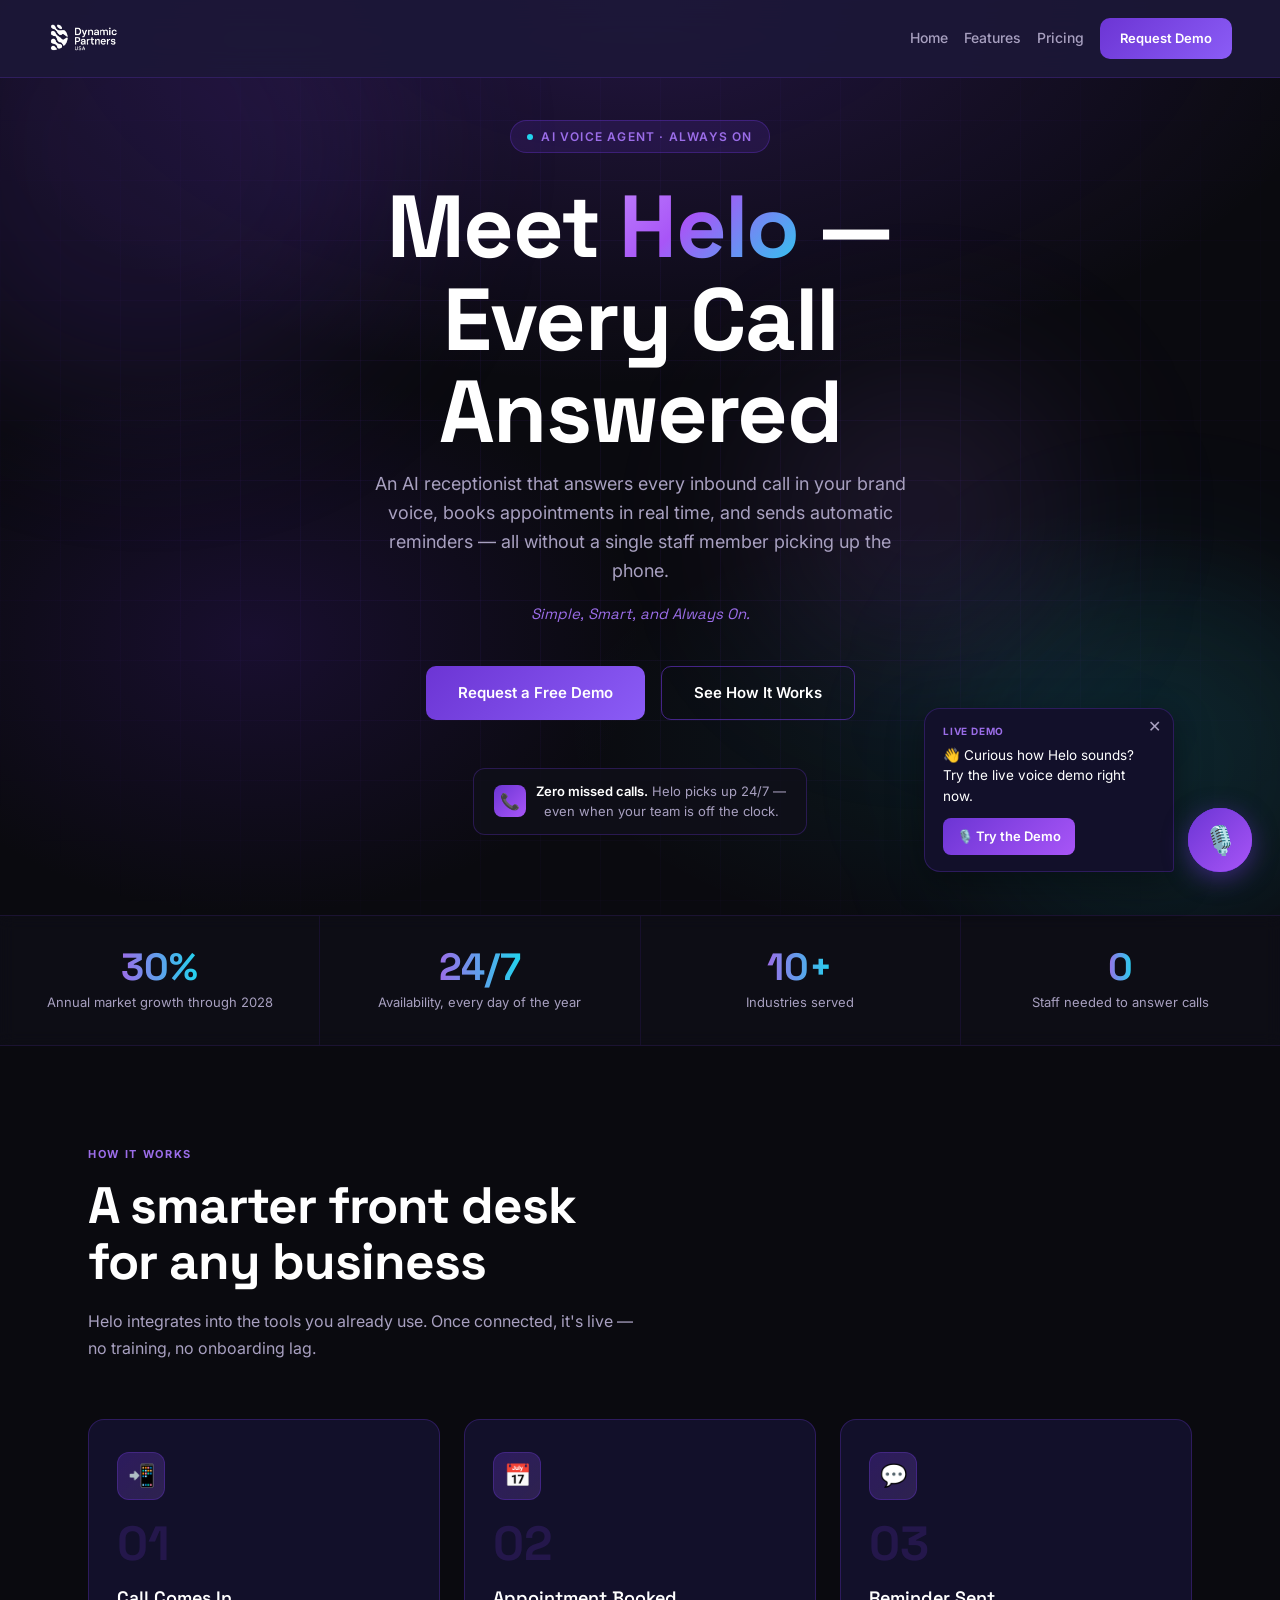
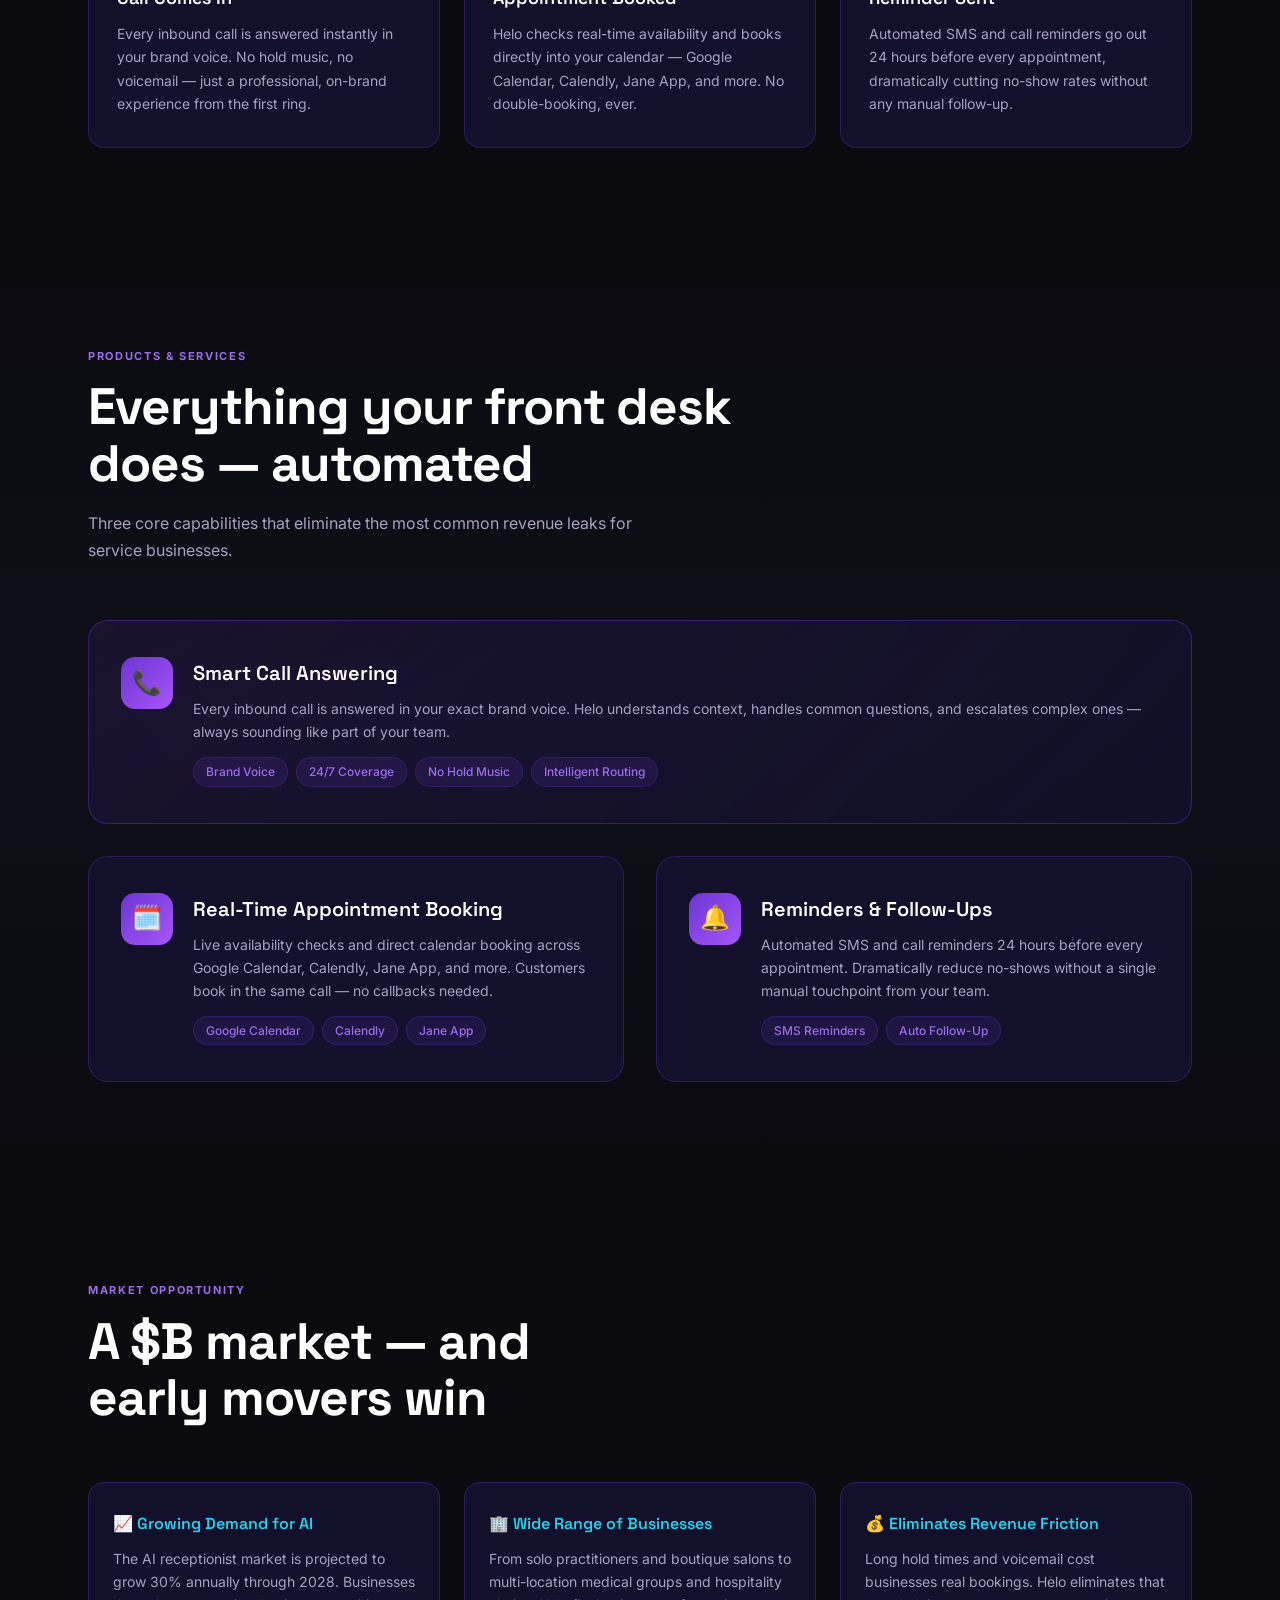
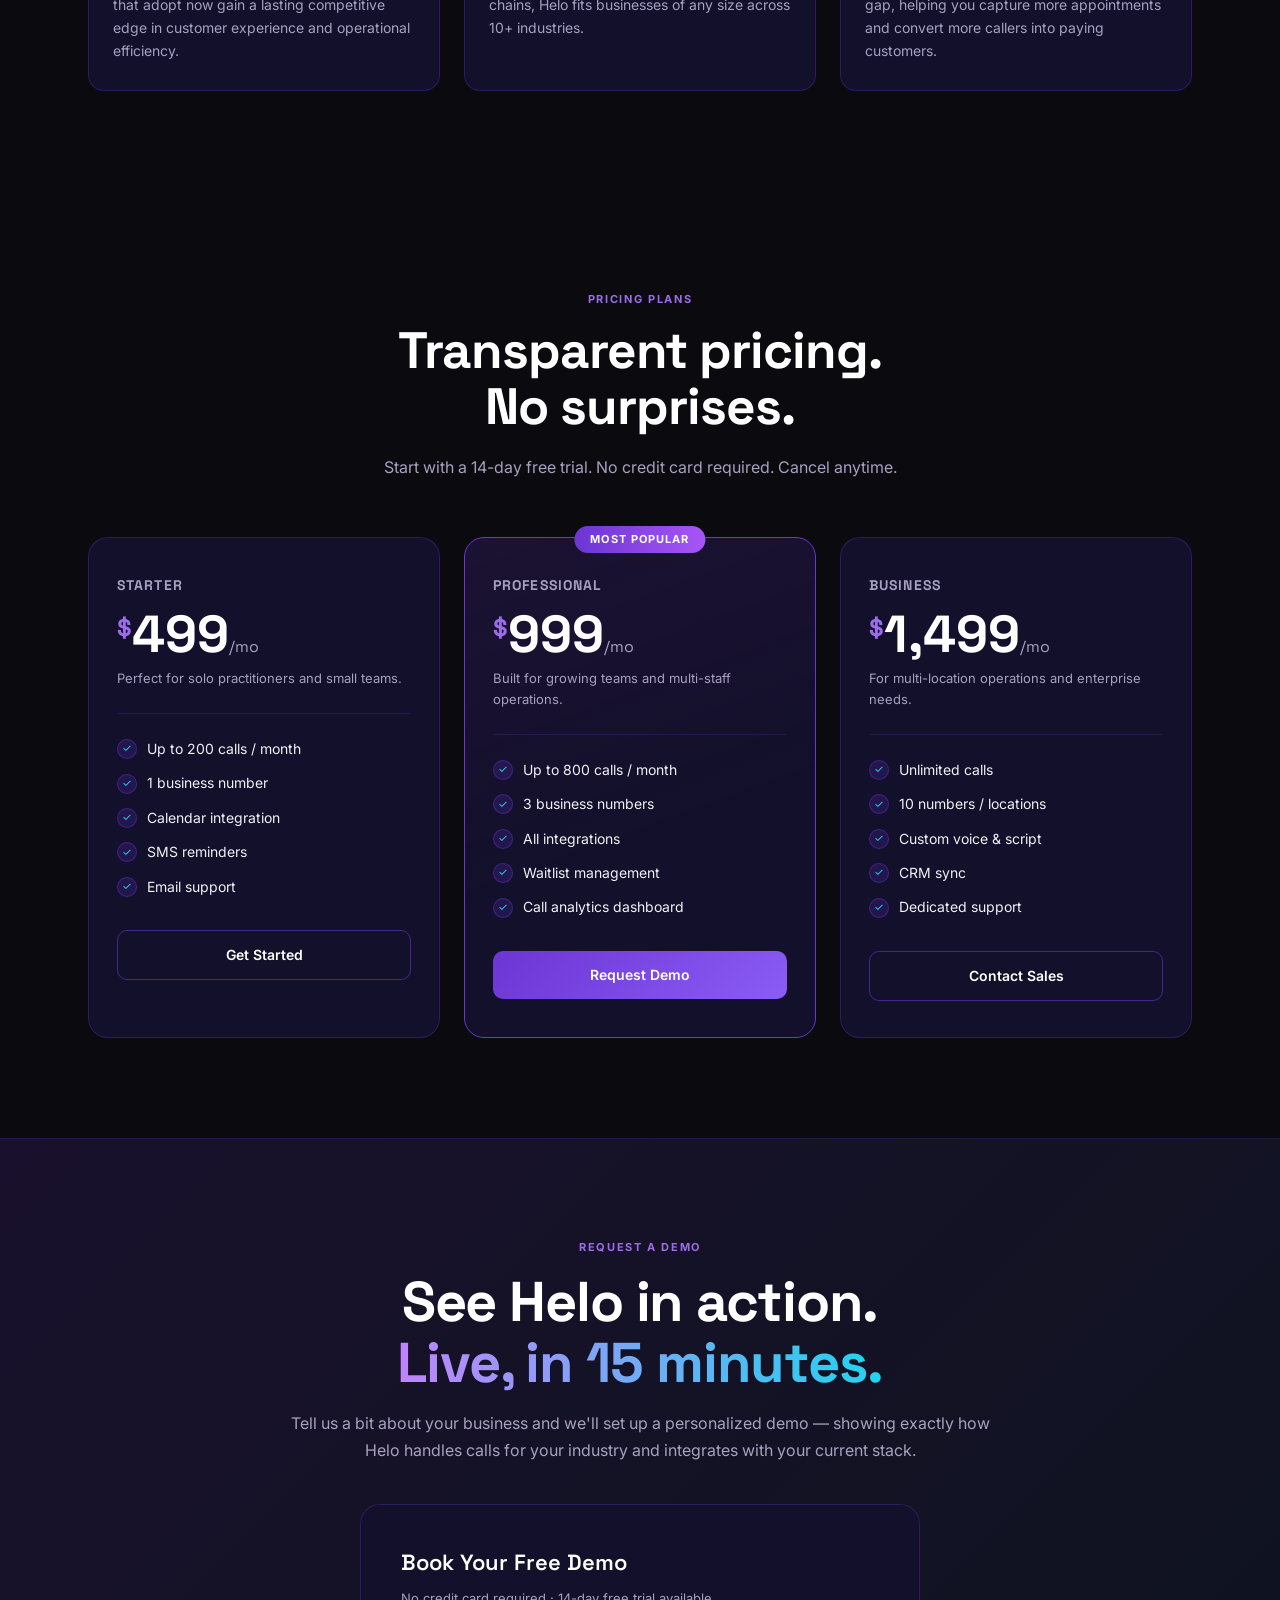
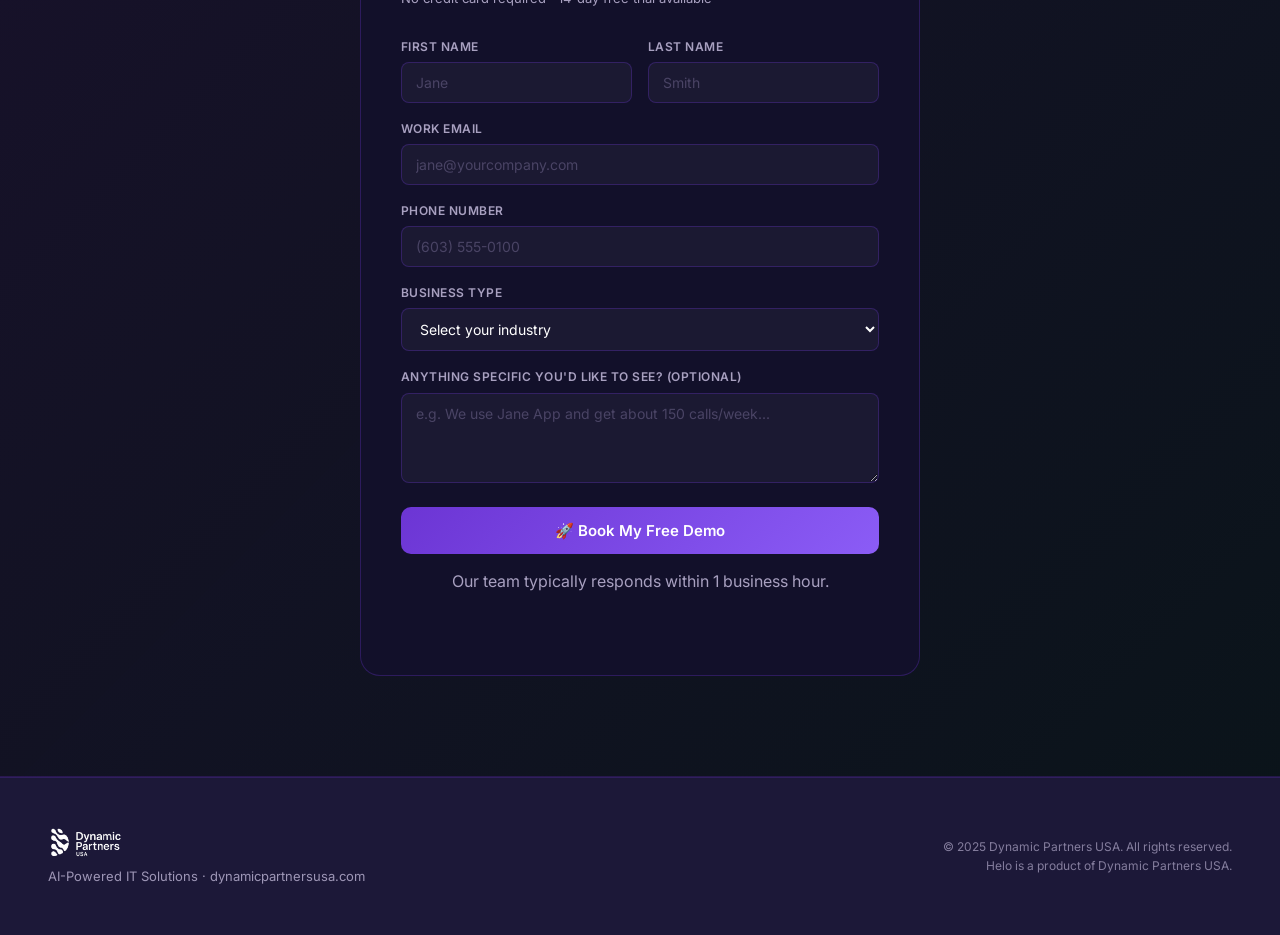
<file: helo.html>
<!DOCTYPE html>
<html lang="en">
<head>
  <meta charset="UTF-8" />
  <meta name="viewport" content="width=device-width, initial-scale=1.0" />
  <title>Helo – AI Voice Agent | Dynamic Partners USA</title>
  <meta name="description" content="Helo is an AI voice agent that answers every call, books appointments in real time, and sends automatic reminders — all without a single staff member picking up the phone." />
  <link rel="preconnect" href="https://fonts.googleapis.com" />
  <link rel="preconnect" href="https://fonts.gstatic.com" crossorigin />
  <link href="https://fonts.googleapis.com/css2?family=Inter:wght@300;400;500;600;700;800;900&family=Space+Grotesk:wght@400;500;600;700&display=swap" rel="stylesheet" />
  <style>
    *, *::before, *::after { box-sizing: border-box; margin: 0; padding: 0; }

    :root {
      --bg: #0a0a0f;
      --bg2: #0f0f1a;
      --purple-deep: #1a0a3d;
      --purple-mid: #3b1a7a;
      --purple-bright: #6c35d4;
      --purple-light: #9b6de8;
      --cyan: #22d3ee;
      --cyan-dim: #0ea5e9;
      --white: #ffffff;
      --ink: #ffffff;
      --gray-1: #f1f0f5;
      --gray-2: #a8a0c0;
      --gray-3: #4a4465;
      --card-bg: #12102a;
      --card-border: rgba(108,53,212,0.3);
      --nav-bg: #1c1838;
      --footer-bg: #1c1838;
      --footer-text: #c9c0e0;
      --font-head: 'Space Grotesk', sans-serif;
      --font-body: 'Inter', sans-serif;
    }

    html { scroll-behavior: smooth; }

    html {
      width: 100%;
      margin: 0;
      padding: 0;
      background: var(--bg);
      overflow-x: hidden;
    }

    body {
      width: 100%;
      margin: 0;
      padding: 0;
      background: var(--bg);
      color: var(--ink);
      font-family: var(--font-body);
      line-height: 1.6;
      overflow-x: hidden;
    }

    /* ── NAV ── */
    nav {
      position: fixed;
      top: 0; left: 0; right: 0;
      z-index: 100;
      display: flex;
      align-items: center;
      justify-content: space-between;
      padding: 18px 48px;
      background: rgba(28,24,56,0.9);
      backdrop-filter: blur(16px);
      border-bottom: 1px solid rgba(108,53,212,0.25);
    }

    .nav-logo {
      display: flex;
      align-items: center;
      gap: 10px;
      text-decoration: none;
    }

    .nav-logo img {
      height: 32px;
    }

    .nav-logo-text {
      font-family: var(--font-head);
      font-size: 14px;
      font-weight: 600;
      color: var(--ink);
      line-height: 1.2;
    }

    .nav-logo-text span {
      display: block;
      font-size: 10px;
      font-weight: 400;
      color: var(--gray-2);
      letter-spacing: 0.08em;
      text-transform: uppercase;
    }

    .nav-cta {
      display: flex;
      align-items: center;
      gap: 16px;
    }

    .nav-link {
      color: var(--gray-2);
      text-decoration: none;
      font-size: 14px;
      font-weight: 500;
      transition: color 0.2s;
    }

    .nav-link:hover { color: var(--white); }

    .btn-primary {
      background: linear-gradient(135deg, var(--purple-bright), #8b5cf6);
      color: var(--white);
      border: none;
      padding: 10px 22px;
      border-radius: 8px;
      font-family: var(--font-body);
      font-size: 14px;
      font-weight: 600;
      cursor: pointer;
      text-decoration: none;
      display: inline-flex;
      align-items: center;
      gap: 8px;
      transition: opacity 0.2s, transform 0.15s;
    }

    .btn-primary:hover { opacity: 0.9; transform: translateY(-1px); }

    .btn-outline {
      background: transparent;
      color: var(--white);
      border: 1px solid rgba(108,53,212,0.6);
      padding: 10px 22px;
      border-radius: 8px;
      font-family: var(--font-body);
      font-size: 14px;
      font-weight: 600;
      cursor: pointer;
      text-decoration: none;
      display: inline-flex;
      align-items: center;
      gap: 8px;
      transition: border-color 0.2s, background 0.2s;
    }

    .btn-outline:hover {
      border-color: var(--purple-bright);
      background: rgba(108,53,212,0.1);
    }

    /* ── HERO ── */
    .hero {
      min-height: 100vh;
      width: 100%;
      max-width: 100%;
      margin: 0;
      display: flex;
      align-items: center;
      justify-content: center;
      position: relative;
      overflow: hidden;
      padding: 120px 48px 80px;
      text-align: center;
    }

    .hero-bg {
      position: absolute;
      inset: 0;
      background:
        radial-gradient(ellipse 80% 60% at 50% 0%, rgba(108,53,212,0.25) 0%, transparent 70%),
        radial-gradient(ellipse 60% 40% at 80% 80%, rgba(34,211,238,0.08) 0%, transparent 60%),
        radial-gradient(ellipse 50% 50% at 20% 70%, rgba(59,26,122,0.3) 0%, transparent 60%);
    }

    /* animated grid */
    .hero-grid {
      position: absolute;
      inset: 0;
      background-image:
        linear-gradient(rgba(108,53,212,0.07) 1px, transparent 1px),
        linear-gradient(90deg, rgba(108,53,212,0.07) 1px, transparent 1px);
      background-size: 60px 60px;
      mask-image: radial-gradient(ellipse 80% 80% at 50% 50%, black 30%, transparent 80%);
    }

    /* floating orbs */
    .orb {
      position: absolute;
      border-radius: 50%;
      filter: blur(80px);
      animation: float 8s ease-in-out infinite;
    }

    .orb-1 {
      width: 500px; height: 500px;
      background: rgba(108,53,212,0.15);
      top: -100px; left: -100px;
      animation-delay: 0s;
    }

    .orb-2 {
      width: 400px; height: 400px;
      background: rgba(34,211,238,0.08);
      bottom: -50px; right: -80px;
      animation-delay: -3s;
    }

    .orb-3 {
      width: 300px; height: 300px;
      background: rgba(155,109,232,0.12);
      top: 40%; left: 60%;
      animation-delay: -5s;
    }

    @keyframes float {
      0%, 100% { transform: translateY(0px) scale(1); }
      50% { transform: translateY(-30px) scale(1.05); }
    }

    .hero-content {
      position: relative;
      z-index: 2;
      max-width: 780px;
    }

    .hero-eyebrow {
      display: inline-flex;
      align-items: center;
      gap: 8px;
      background: rgba(108,53,212,0.15);
      border: 1px solid rgba(108,53,212,0.35);
      border-radius: 100px;
      padding: 6px 16px;
      font-size: 12px;
      font-weight: 600;
      color: var(--purple-light);
      letter-spacing: 0.1em;
      text-transform: uppercase;
      margin-bottom: 28px;
    }

    .hero-eyebrow::before {
      content: '';
      width: 6px; height: 6px;
      background: var(--cyan);
      border-radius: 50%;
      animation: pulse 2s ease-in-out infinite;
    }

    @keyframes pulse {
      0%, 100% { opacity: 1; transform: scale(1); }
      50% { opacity: 0.5; transform: scale(1.4); }
    }

    .hero h1 {
      font-family: var(--font-head);
      font-size: clamp(48px, 7vw, 88px);
      font-weight: 700;
      line-height: 1.05;
      letter-spacing: -0.02em;
      margin-bottom: 12px;
    }

    .hero h1 .helo-word {
      background: linear-gradient(135deg, #c084fc 0%, #a855f7 40%, var(--cyan) 100%);
      -webkit-background-clip: text;
      -webkit-text-fill-color: transparent;
      background-clip: text;
    }

    .hero-subtitle {
      font-size: clamp(15px, 2vw, 18px);
      color: var(--gray-2);
      max-width: 560px;
      margin: 0 auto 16px;
      font-weight: 400;
    }

    .hero-tagline {
      font-family: var(--font-head);
      font-size: clamp(13px, 1.5vw, 15px);
      color: var(--purple-light);
      font-style: italic;
      margin-bottom: 40px;
    }

    .hero-actions {
      display: flex;
      gap: 16px;
      justify-content: center;
      flex-wrap: wrap;
    }

    .btn-hero {
      padding: 14px 32px;
      font-size: 15px;
      border-radius: 10px;
    }

    /* phone icon animation */
    .hero-phone-badge {
      display: inline-flex;
      align-items: center;
      gap: 10px;
      background: rgba(15,15,26,0.8);
      border: 1px solid rgba(108,53,212,0.3);
      border-radius: 12px;
      padding: 12px 20px;
      margin-top: 48px;
      font-size: 13px;
      color: var(--gray-2);
    }

    .hero-phone-badge .phone-icon {
      width: 32px; height: 32px;
      background: linear-gradient(135deg, var(--purple-bright), #a855f7);
      border-radius: 8px;
      display: flex;
      align-items: center;
      justify-content: center;
      font-size: 16px;
      flex-shrink: 0;
    }

    .hero-phone-badge strong {
      color: var(--ink);
      font-weight: 600;
    }

    /* ── STATS BAR ── */
    .stats-bar {
      display: flex;
      justify-content: center;
      gap: 0;
      flex-wrap: wrap;
      border-top: 1px solid rgba(108,53,212,0.15);
      border-bottom: 1px solid rgba(108,53,212,0.15);
      background: rgba(15,15,26,0.6);
      backdrop-filter: blur(8px);
    }

    .stat-item {
      flex: 1;
      min-width: 180px;
      padding: 32px 24px;
      text-align: center;
      border-right: 1px solid rgba(108,53,212,0.12);
    }

    .stat-item:last-child { border-right: none; }

    .stat-num {
      font-family: var(--font-head);
      font-size: 38px;
      font-weight: 700;
      color: var(--ink);
      line-height: 1;
      margin-bottom: 6px;
    }

    .stat-num span {
      background: linear-gradient(90deg, var(--purple-light), var(--cyan));
      -webkit-background-clip: text;
      -webkit-text-fill-color: transparent;
      background-clip: text;
    }

    .stat-label {
      font-size: 13px;
      color: var(--gray-2);
      font-weight: 400;
    }

    /* ── SECTIONS ── */
    section {
      padding: 100px 48px;
      max-width: 1200px;
      margin: 0 auto;
    }

    .section-full {
      max-width: 100%;
      padding-left: 0;
      padding-right: 0;
    }

    .section-inner {
      max-width: 1200px;
      margin: 0 auto;
      padding: 0 48px;
    }

    .eyebrow {
      font-size: 11px;
      font-weight: 700;
      letter-spacing: 0.15em;
      text-transform: uppercase;
      color: var(--purple-light);
      margin-bottom: 14px;
    }

    h2 {
      font-family: var(--font-head);
      font-size: clamp(32px, 4vw, 52px);
      font-weight: 700;
      line-height: 1.1;
      letter-spacing: -0.02em;
      margin-bottom: 18px;
    }

    .section-desc {
      font-size: 16px;
      color: var(--gray-2);
      max-width: 560px;
      line-height: 1.7;
    }

    /* ── HOW IT WORKS ── */
    .how-grid {
      display: grid;
      grid-template-columns: repeat(auto-fit, minmax(280px, 1fr));
      gap: 24px;
      margin-top: 56px;
    }

    .how-card {
      background: var(--card-bg);
      border: 1px solid var(--card-border);
      border-radius: 16px;
      padding: 32px 28px;
      position: relative;
      overflow: hidden;
      transition: border-color 0.3s, transform 0.2s;
    }

    .how-card:hover {
      border-color: rgba(108,53,212,0.6);
      transform: translateY(-4px);
    }

    .how-card::before {
      content: '';
      position: absolute;
      top: 0; left: 0; right: 0;
      height: 2px;
      background: linear-gradient(90deg, var(--purple-bright), var(--cyan));
      opacity: 0;
      transition: opacity 0.3s;
    }

    .how-card:hover::before { opacity: 1; }

    .how-card-num {
      font-family: var(--font-head);
      font-size: 48px;
      font-weight: 700;
      color: rgba(108,53,212,0.2);
      line-height: 1;
      margin-bottom: 16px;
    }

    .how-icon {
      width: 48px; height: 48px;
      background: linear-gradient(135deg, rgba(108,53,212,0.3), rgba(155,109,232,0.2));
      border: 1px solid rgba(108,53,212,0.35);
      border-radius: 12px;
      display: flex;
      align-items: center;
      justify-content: center;
      font-size: 22px;
      margin-bottom: 20px;
    }

    .how-card h3 {
      font-family: var(--font-head);
      font-size: 18px;
      font-weight: 600;
      margin-bottom: 10px;
    }

    .how-card p {
      font-size: 14px;
      color: var(--gray-2);
      line-height: 1.65;
    }

    /* ── FEATURES ── */
    .features-section {
      background: linear-gradient(180deg, var(--bg) 0%, var(--bg2) 50%, var(--bg) 100%);
    }

    .features-grid {
      display: grid;
      grid-template-columns: 1fr 1fr;
      gap: 32px;
      margin-top: 56px;
    }

    .feature-card {
      background: var(--card-bg);
      border: 1px solid var(--card-border);
      border-radius: 20px;
      padding: 36px 32px;
      display: flex;
      gap: 20px;
      align-items: flex-start;
      transition: border-color 0.3s, background 0.3s;
    }

    .feature-card:hover {
      border-color: rgba(108,53,212,0.5);
      background: rgba(18,16,42,0.9);
    }

    .feature-card.featured {
      grid-column: 1 / -1;
      border-color: rgba(108,53,212,0.4);
      background: linear-gradient(135deg, rgba(108,53,212,0.12), rgba(18,16,42,0.95));
    }

    .feature-icon-wrap {
      width: 52px; height: 52px;
      background: linear-gradient(135deg, var(--purple-bright), #a855f7);
      border-radius: 14px;
      display: flex;
      align-items: center;
      justify-content: center;
      font-size: 24px;
      flex-shrink: 0;
    }

    .feature-card h3 {
      font-family: var(--font-head);
      font-size: 20px;
      font-weight: 600;
      margin-bottom: 8px;
      color: var(--ink);
    }

    .feature-card p {
      font-size: 14px;
      color: var(--gray-2);
      line-height: 1.65;
    }

    .feature-tags {
      display: flex;
      flex-wrap: wrap;
      gap: 8px;
      margin-top: 14px;
    }

    .feature-tag {
      background: rgba(108,53,212,0.15);
      border: 1px solid rgba(108,53,212,0.25);
      border-radius: 100px;
      padding: 4px 12px;
      font-size: 12px;
      color: var(--purple-light);
      font-weight: 500;
    }

    /* ── PRICING ── */
    .pricing-section {
      text-align: center;
    }

    .pricing-grid {
      display: grid;
      grid-template-columns: repeat(auto-fit, minmax(300px, 1fr));
      gap: 24px;
      margin-top: 56px;
      text-align: left;
    }

    .pricing-card {
      background: var(--card-bg);
      border: 1px solid var(--card-border);
      border-radius: 20px;
      padding: 36px 28px;
      position: relative;
      transition: transform 0.2s, border-color 0.3s;
    }

    .pricing-card:hover { transform: translateY(-4px); }

    .pricing-card.popular {
      border-color: var(--purple-bright);
      background: linear-gradient(160deg, rgba(108,53,212,0.18), var(--card-bg) 60%);
    }

    .popular-badge {
      position: absolute;
      top: -12px;
      left: 50%;
      transform: translateX(-50%);
      background: linear-gradient(90deg, var(--purple-bright), #a855f7);
      color: var(--white);
      font-size: 11px;
      font-weight: 700;
      letter-spacing: 0.1em;
      text-transform: uppercase;
      padding: 5px 16px;
      border-radius: 100px;
      white-space: nowrap;
    }

    .pricing-plan-name {
      font-family: var(--font-head);
      font-size: 14px;
      font-weight: 700;
      letter-spacing: 0.08em;
      text-transform: uppercase;
      color: var(--gray-2);
      margin-bottom: 12px;
    }

    .pricing-price {
      font-family: var(--font-head);
      font-size: 52px;
      font-weight: 700;
      color: var(--ink);
      line-height: 1;
      margin-bottom: 4px;
    }

    .pricing-price .currency {
      font-size: 24px;
      vertical-align: top;
      margin-top: 8px;
      display: inline-block;
      color: var(--purple-light);
    }

    .pricing-price .period {
      font-size: 16px;
      font-weight: 400;
      color: var(--gray-2);
    }

    .pricing-desc {
      font-size: 13px;
      color: var(--gray-2);
      margin-bottom: 24px;
      margin-top: 8px;
    }

    .pricing-divider {
      height: 1px;
      background: rgba(108,53,212,0.2);
      margin-bottom: 24px;
    }

    .pricing-features {
      list-style: none;
      display: flex;
      flex-direction: column;
      gap: 12px;
      margin-bottom: 32px;
    }

    .pricing-features li {
      display: flex;
      align-items: center;
      gap: 10px;
      font-size: 14px;
      color: var(--gray-1);
    }

    .pricing-features li::before {
      content: '✓';
      width: 20px; height: 20px;
      background: rgba(108,53,212,0.2);
      border: 1px solid rgba(108,53,212,0.4);
      border-radius: 50%;
      display: flex;
      align-items: center;
      justify-content: center;
      font-size: 11px;
      color: var(--cyan);
      flex-shrink: 0;
    }

    .pricing-cta {
      width: 100%;
      padding: 13px;
      border-radius: 10px;
      font-size: 14px;
      justify-content: center;
    }

    /* ── MARKET ── */
    .market-grid {
      display: grid;
      grid-template-columns: repeat(auto-fit, minmax(260px, 1fr));
      gap: 24px;
      margin-top: 56px;
    }

    .market-card {
      background: var(--card-bg);
      border: 1px solid var(--card-border);
      border-radius: 16px;
      padding: 28px 24px;
    }

    .market-card-title {
      font-family: var(--font-head);
      font-size: 16px;
      font-weight: 600;
      color: var(--cyan);
      margin-bottom: 10px;
      display: flex;
      align-items: center;
      gap: 10px;
    }

    .market-card p {
      font-size: 14px;
      color: var(--gray-2);
      line-height: 1.65;
    }

    /* ── DEMO CTA ── */
    .demo-section {
      padding: 100px 48px;
      background: linear-gradient(135deg, rgba(108,53,212,0.15) 0%, rgba(34,211,238,0.05) 100%);
      border-top: 1px solid rgba(108,53,212,0.2);
      border-bottom: 1px solid rgba(108,53,212,0.2);
      text-align: center;
    }

    .demo-inner {
      max-width: 700px;
      margin: 0 auto;
    }

    .demo-inner h2 {
      font-size: clamp(32px, 4.5vw, 56px);
      margin-bottom: 16px;
    }

    .demo-inner p {
      font-size: 16px;
      color: var(--gray-2);
      margin-bottom: 40px;
      line-height: 1.7;
    }

    /* ── DEMO FORM ── */
    .demo-form {
      background: var(--card-bg);
      border: 1px solid var(--card-border);
      border-radius: 20px;
      padding: 40px;
      text-align: left;
      max-width: 560px;
      margin: 0 auto;
    }

    .demo-form h3 {
      font-family: var(--font-head);
      font-size: 22px;
      font-weight: 600;
      margin-bottom: 6px;
      color: var(--ink);
    }

    .demo-form .form-sub {
      font-size: 13px;
      color: var(--gray-2);
      margin-bottom: 28px;
    }

    .form-row {
      display: grid;
      grid-template-columns: 1fr 1fr;
      gap: 16px;
    }

    .form-group {
      display: flex;
      flex-direction: column;
      gap: 6px;
      margin-bottom: 16px;
    }

    .form-group label {
      font-size: 12px;
      font-weight: 600;
      color: var(--gray-2);
      letter-spacing: 0.04em;
      text-transform: uppercase;
    }

    .form-group input,
    .form-group select,
    .form-group textarea {
      background: rgba(255,255,255,0.04);
      border: 1px solid rgba(108,53,212,0.3);
      border-radius: 8px;
      padding: 11px 14px;
      color: var(--white);
      font-family: var(--font-body);
      font-size: 14px;
      outline: none;
      transition: border-color 0.2s;
      width: 100%;
    }

    .form-group input::placeholder,
    .form-group textarea::placeholder {
      color: var(--gray-3);
    }

    .form-group input:focus,
    .form-group select:focus,
    .form-group textarea:focus {
      border-color: var(--purple-bright);
    }

    .form-group select option {
      background: var(--bg2);
    }

    .form-group textarea {
      resize: vertical;
      min-height: 90px;
    }

    .form-submit {
      width: 100%;
      padding: 14px;
      border-radius: 10px;
      font-size: 15px;
      font-weight: 600;
      justify-content: center;
      margin-top: 8px;
      cursor: pointer;
      border: none;
    }

    .form-note {
      text-align: center;
      font-size: 12px;
      color: var(--gray-3);
      margin-top: 14px;
    }

    /* ── FOOTER ── */
    footer {
      border-top: 1px solid rgba(108,53,212,0.25);
      padding: 48px;
      display: flex;
      align-items: center;
      justify-content: space-between;
      flex-wrap: wrap;
      gap: 24px;
      background: var(--footer-bg);
      color: var(--footer-text);
    }

    .footer-brand {
      display: flex;
      flex-direction: column;
      gap: 6px;
    }

    .footer-logo {
      display: flex;
      align-items: center;
      gap: 10px;
    }

    .dp-footer-logo {
      height: 34px;
      width: auto;
      display: block;
    }

    .footer-tagline {
      font-size: 13px;
      color: var(--footer-text);
      opacity: 0.75;
    }

    .footer-right {
      font-size: 12px;
      color: var(--footer-text);
      opacity: 0.6;
      text-align: right;
    }

    /* ── SUCCESS STATE ── */
    .form-success {
      display: none;
      flex-direction: column;
      align-items: center;
      text-align: center;
      gap: 16px;
      padding: 20px 0;
    }

    .success-icon {
      width: 64px; height: 64px;
      background: linear-gradient(135deg, var(--purple-bright), var(--cyan));
      border-radius: 50%;
      display: flex;
      align-items: center;
      justify-content: center;
      font-size: 28px;
    }

    .form-success h4 {
      font-family: var(--font-head);
      font-size: 22px;
      font-weight: 600;
    }

    .form-success p {
      font-size: 14px;
      color: var(--gray-2);
    }

    /* ── DEMO FAB WIDGET ── */
    .demo-widget {
      position: fixed;
      bottom: 28px;
      right: 28px;
      z-index: 500;
      display: flex;
      align-items: flex-end;
      gap: 14px;
    }

    .demo-fab-wrap {
      position: relative;
      width: 64px;
      height: 64px;
      flex-shrink: 0;
    }

    .demo-fab-ring {
      position: absolute;
      inset: 0;
      border-radius: 50%;
      border: 2px solid var(--purple-bright);
      animation: fabPulse 2.4s ease-out infinite;
    }

    .demo-fab-ring.delay {
      animation-delay: 0.8s;
    }

    @keyframes fabPulse {
      0%   { transform: scale(1);   opacity: 0.7; }
      80%  { transform: scale(1.7); opacity: 0; }
      100% { transform: scale(1.7); opacity: 0; }
    }

    .demo-fab {
      position: relative;
      width: 64px;
      height: 64px;
      border-radius: 50%;
      background: linear-gradient(135deg, var(--purple-bright), #a855f7);
      border: none;
      cursor: pointer;
      display: flex;
      align-items: center;
      justify-content: center;
      font-size: 28px;
      box-shadow: 0 6px 24px rgba(108,53,212,0.5);
      transition: transform 0.2s, box-shadow 0.2s;
      animation: fabBob 3s ease-in-out infinite;
    }

    .demo-fab:hover {
      transform: scale(1.08);
      box-shadow: 0 8px 30px rgba(108,53,212,0.65);
    }

    @keyframes fabBob {
      0%, 100% { transform: translateY(0); }
      50%      { transform: translateY(-6px); }
    }

    .demo-bubble {
      position: relative;
      max-width: 250px;
      background: var(--card-bg);
      border: 1px solid var(--card-border);
      border-radius: 16px 16px 4px 16px;
      padding: 14px 18px 16px;
      box-shadow: 0 10px 36px rgba(0,0,0,0.4);
      animation: bubbleIn 0.4s ease 1.2s both;
      opacity: 0;
    }

    @keyframes bubbleIn {
      from { opacity: 0; transform: translateY(10px) scale(0.92); }
      to   { opacity: 1; transform: translateY(0) scale(1); }
    }

    .demo-bubble-close {
      position: absolute;
      top: 6px;
      right: 8px;
      background: none;
      border: none;
      color: var(--gray-2);
      font-size: 16px;
      line-height: 1;
      cursor: pointer;
      padding: 4px;
    }

    .demo-bubble-close:hover { color: var(--white); }

    .demo-bubble-eyebrow {
      font-size: 10px;
      font-weight: 700;
      letter-spacing: 0.08em;
      text-transform: uppercase;
      color: var(--purple-light);
      margin-bottom: 6px;
    }

    .demo-bubble p {
      font-size: 13.5px;
      color: var(--white);
      line-height: 1.5;
      margin-bottom: 12px;
    }

    .demo-bubble-cta {
      display: inline-flex;
      align-items: center;
      gap: 6px;
      background: linear-gradient(135deg, var(--purple-bright), #a855f7);
      color: #fff;
      text-decoration: none;
      font-size: 13px;
      font-weight: 600;
      padding: 8px 14px;
      border-radius: 8px;
      transition: opacity 0.2s, transform 0.15s;
    }

    .demo-bubble-cta:hover { opacity: 0.92; transform: translateY(-1px); }

    .demo-widget.hidden { display: none; }

    /* ── DEMO MODAL (iframe) ── */
    .demo-modal-overlay {
      position: fixed;
      inset: 0;
      z-index: 1000;
      background: rgba(5,4,12,0.75);
      backdrop-filter: blur(4px);
      display: none;
      align-items: center;
      justify-content: center;
      padding: 24px;
    }

    .demo-modal-overlay.open {
      display: flex;
      animation: modalFadeIn 0.25s ease;
    }

    @keyframes modalFadeIn {
      from { opacity: 0; }
      to   { opacity: 1; }
    }

    .demo-modal {
      position: relative;
      width: 100%;
      max-width: 1000px;
      height: 88vh;
      background: var(--card-bg);
      border: 1px solid var(--card-border);
      border-radius: 16px;
      overflow: hidden;
      box-shadow: 0 20px 60px rgba(0,0,0,0.5);
      display: flex;
      flex-direction: column;
      animation: modalPopIn 0.3s ease;
    }

    @keyframes modalPopIn {
      from { opacity: 0; transform: scale(0.96) translateY(12px); }
      to   { opacity: 1; transform: scale(1) translateY(0); }
    }

    .demo-modal-bar {
      display: flex;
      align-items: center;
      justify-content: space-between;
      padding: 12px 18px;
      border-bottom: 1px solid rgba(108,53,212,0.2);
      background: rgba(28,24,56,0.9);
      flex-shrink: 0;
    }

    .demo-modal-title {
      display: flex;
      align-items: center;
      gap: 10px;
      font-family: var(--font-head);
      font-size: 14px;
      font-weight: 600;
      color: var(--white);
    }

    .demo-modal-dot {
      width: 8px; height: 8px;
      background: var(--cyan);
      border-radius: 50%;
      flex-shrink: 0;
      animation: pulse 2s ease-in-out infinite;
    }

    .demo-modal-actions {
      display: flex;
      align-items: center;
      gap: 8px;
    }

    .demo-modal-openTab {
      font-size: 12px;
      color: var(--gray-2);
      text-decoration: none;
      padding: 6px 10px;
      border-radius: 6px;
      border: 1px solid rgba(108,53,212,0.3);
      transition: color 0.2s, border-color 0.2s;
    }

    .demo-modal-openTab:hover {
      color: var(--white);
      border-color: var(--purple-bright);
    }

    .demo-modal-close {
      width: 30px; height: 30px;
      border-radius: 50%;
      border: none;
      background: rgba(108,53,212,0.15);
      color: var(--white);
      font-size: 15px;
      cursor: pointer;
      display: flex;
      align-items: center;
      justify-content: center;
      transition: background 0.2s;
    }

    .demo-modal-close:hover { background: rgba(108,53,212,0.35); }

    .demo-modal-body {
      flex: 1;
      position: relative;
      background: #0a0a0f;
    }

    .demo-modal-body iframe {
      width: 100%;
      height: 100%;
      border: none;
      display: block;
    }

    .demo-modal-loading {
      position: absolute;
      inset: 0;
      display: flex;
      align-items: center;
      justify-content: center;
      flex-direction: column;
      gap: 14px;
      color: var(--gray-2);
      font-size: 13px;
      background: #0a0a0f;
    }

    .demo-modal-spinner {
      width: 32px; height: 32px;
      border: 3px solid rgba(108,53,212,0.25);
      border-top-color: var(--purple-bright);
      border-radius: 50%;
      animation: spin 0.8s linear infinite;
    }

    @keyframes spin { to { transform: rotate(360deg); } }

    @media (max-width: 768px) {
      .demo-modal-overlay { padding: 0; }
      .demo-modal { height: 100vh; max-width: 100%; border-radius: 0; }
    }

    @media (max-width: 768px) {
      .demo-widget { bottom: 18px; right: 18px; }
      .demo-fab, .demo-fab-wrap { width: 56px; height: 56px; }
      .demo-fab { font-size: 24px; }
      .demo-bubble { max-width: 200px; padding: 12px 16px 14px; }
    }

    /* ── RESPONSIVE ── */
    @media (max-width: 768px) {
      nav { padding: 16px 20px; }
      .nav-cta .nav-link { display: none; }

      .hero { padding: 100px 20px 60px; }

      section { padding: 70px 20px; }

      .demo-section { padding: 70px 20px; }

      footer { padding: 40px 20px; flex-direction: column; align-items: flex-start; }
      .footer-right { text-align: left; }

      .features-grid { grid-template-columns: 1fr; }
      .feature-card.featured { grid-column: 1; }

      .form-row { grid-template-columns: 1fr; }

      .demo-form { padding: 28px 20px; }

      .stat-item { min-width: 140px; padding: 24px 16px; }
      .stat-num { font-size: 28px; }
    }

    /* Real DP USA logo */
    .dp-real-logo {
      height: 36px;
      width: auto;
      display: block;
    }
    @media (max-width: 768px) {
      .dp-real-logo { height: 30px; }
    }
  </style>
</head>
<body>

  <!-- NAV -->
  <nav>
    <a href="https://dynamicpartnersusa.com" class="nav-logo">
    <img class="dp-real-logo" src="assets/logo-white.svg" alt="Dynamic Partners USA Logo" />
    </a>
    <div class="nav-cta">
      <a href="#" class="nav-link">Home</a>
      <a href="#features" class="nav-link">Features</a>
      <a href="#pricing" class="nav-link">Pricing</a>
      <a href="#demo" class="btn-primary btn-hero" style="padding:10px 20px;font-size:13px;">Request Demo</a>
    </div>
  </nav>

  <!-- HERO -->
  <section class="hero">
    <div class="hero-bg"></div>
    <div class="hero-grid"></div>
    <div class="orb orb-1"></div>
    <div class="orb orb-2"></div>
    <div class="orb orb-3"></div>

    <div class="hero-content">
      <div class="hero-eyebrow">AI Voice Agent · Always On</div>
      <h1>Meet <span class="helo-word">Helo</span> —<br>Every Call Answered</h1>
      <p class="hero-subtitle">
        An AI receptionist that answers every inbound call in your brand voice, books appointments in real time, and sends automatic reminders — all without a single staff member picking up the phone.
      </p>
      <p class="hero-tagline">Simple, Smart, and Always On.</p>
      <div class="hero-actions">
        <a href="#demo" class="btn-primary btn-hero">Request a Free Demo</a>
        <a href="#features" class="btn-outline btn-hero">See How It Works</a>
      </div>

      <div class="hero-phone-badge">
        <div class="phone-icon">📞</div>
        <div>
          <strong>Zero missed calls.</strong> Helo picks up 24/7 —<br>
          even when your team is off the clock.
        </div>
      </div>
    </div>
  </section>

  <!-- STATS BAR -->
  <div class="stats-bar">
    <div class="stat-item">
      <div class="stat-num"><span>30%</span></div>
      <div class="stat-label">Annual market growth through 2028</div>
    </div>
    <div class="stat-item">
      <div class="stat-num"><span>24/7</span></div>
      <div class="stat-label">Availability, every day of the year</div>
    </div>
    <div class="stat-item">
      <div class="stat-num"><span>10+</span></div>
      <div class="stat-label">Industries served</div>
    </div>
    <div class="stat-item">
      <div class="stat-num"><span>0</span></div>
      <div class="stat-label">Staff needed to answer calls</div>
    </div>
  </div>

  <!-- HOW IT WORKS -->
  <section id="how">
    <div class="eyebrow">How It Works</div>
    <h2>A smarter front desk<br>for any business</h2>
    <p class="section-desc">
      Helo integrates into the tools you already use. Once connected, it's live — no training, no onboarding lag.
    </p>

    <div class="how-grid">
      <div class="how-card">
        <div class="how-icon">📲</div>
        <div class="how-card-num">01</div>
        <h3>Call Comes In</h3>
        <p>Every inbound call is answered instantly in your brand voice. No hold music, no voicemail — just a professional, on-brand experience from the first ring.</p>
      </div>
      <div class="how-card">
        <div class="how-icon">📅</div>
        <div class="how-card-num">02</div>
        <h3>Appointment Booked</h3>
        <p>Helo checks real-time availability and books directly into your calendar — Google Calendar, Calendly, Jane App, and more. No double-booking, ever.</p>
      </div>
      <div class="how-card">
        <div class="how-icon">💬</div>
        <div class="how-card-num">03</div>
        <h3>Reminder Sent</h3>
        <p>Automated SMS and call reminders go out 24 hours before every appointment, dramatically cutting no-show rates without any manual follow-up.</p>
      </div>
    </div>
  </section>

  <!-- FEATURES -->
  <div class="features-section section-full" id="features">
    <section>
      <div class="eyebrow">Products &amp; Services</div>
      <h2>Everything your front desk<br>does — automated</h2>
      <p class="section-desc">
        Three core capabilities that eliminate the most common revenue leaks for service businesses.
      </p>

      <div class="features-grid">
        <div class="feature-card featured">
          <div class="feature-icon-wrap">📞</div>
          <div>
            <h3>Smart Call Answering</h3>
            <p>Every inbound call is answered in your exact brand voice. Helo understands context, handles common questions, and escalates complex ones — always sounding like part of your team.</p>
            <div class="feature-tags">
              <span class="feature-tag">Brand Voice</span>
              <span class="feature-tag">24/7 Coverage</span>
              <span class="feature-tag">No Hold Music</span>
              <span class="feature-tag">Intelligent Routing</span>
            </div>
          </div>
        </div>

        <div class="feature-card">
          <div class="feature-icon-wrap">🗓️</div>
          <div>
            <h3>Real-Time Appointment Booking</h3>
            <p>Live availability checks and direct calendar booking across Google Calendar, Calendly, Jane App, and more. Customers book in the same call — no callbacks needed.</p>
            <div class="feature-tags">
              <span class="feature-tag">Google Calendar</span>
              <span class="feature-tag">Calendly</span>
              <span class="feature-tag">Jane App</span>
            </div>
          </div>
        </div>

        <div class="feature-card">
          <div class="feature-icon-wrap">🔔</div>
          <div>
            <h3>Reminders &amp; Follow-Ups</h3>
            <p>Automated SMS and call reminders 24 hours before every appointment. Dramatically reduce no-shows without a single manual touchpoint from your team.</p>
            <div class="feature-tags">
              <span class="feature-tag">SMS Reminders</span>
              <span class="feature-tag">Auto Follow-Up</span>
            </div>
          </div>
        </div>
      </div>
    </section>
  </div>

  <!-- MARKET OPPORTUNITY -->
  <section id="market">
    <div class="eyebrow">Market Opportunity</div>
    <h2>A $B market — and<br>early movers win</h2>

    <div class="market-grid">
      <div class="market-card">
        <div class="market-card-title">📈 Growing Demand for AI</div>
        <p>The AI receptionist market is projected to grow 30% annually through 2028. Businesses that adopt now gain a lasting competitive edge in customer experience and operational efficiency.</p>
      </div>
      <div class="market-card">
        <div class="market-card-title">🏢 Wide Range of Businesses</div>
        <p>From solo practitioners and boutique salons to multi-location medical groups and hospitality chains, Helo fits businesses of any size across 10+ industries.</p>
      </div>
      <div class="market-card">
        <div class="market-card-title">💰 Eliminates Revenue Friction</div>
        <p>Long hold times and voicemail cost businesses real bookings. Helo eliminates that gap, helping you capture more appointments and convert more callers into paying customers.</p>
      </div>
    </div>
  </section>

  <!-- PRICING -->
  <section id="pricing" class="pricing-section">
    <div class="eyebrow">Pricing Plans</div>
    <h2>Transparent pricing.<br>No surprises.</h2>
    <p class="section-desc" style="margin: 0 auto;">
      Start with a 14-day free trial. No credit card required. Cancel anytime.
    </p>

    <div class="pricing-grid">
      <!-- Starter -->
      <div class="pricing-card">
        <div class="pricing-plan-name">Starter</div>
        <div class="pricing-price">
          <span class="currency">$</span>499<span class="period">/mo</span>
        </div>
        <p class="pricing-desc">Perfect for solo practitioners and small teams.</p>
        <div class="pricing-divider"></div>
        <ul class="pricing-features">
          <li>Up to 200 calls / month</li>
          <li>1 business number</li>
          <li>Calendar integration</li>
          <li>SMS reminders</li>
          <li>Email support</li>
        </ul>
        <a href="#demo" class="btn-outline pricing-cta">Get Started</a>
      </div>

      <!-- Professional -->
      <div class="pricing-card popular">
        <div class="popular-badge">Most Popular</div>
        <div class="pricing-plan-name">Professional</div>
        <div class="pricing-price">
          <span class="currency">$</span>999<span class="period">/mo</span>
        </div>
        <p class="pricing-desc">Built for growing teams and multi-staff operations.</p>
        <div class="pricing-divider"></div>
        <ul class="pricing-features">
          <li>Up to 800 calls / month</li>
          <li>3 business numbers</li>
          <li>All integrations</li>
          <li>Waitlist management</li>
          <li>Call analytics dashboard</li>
        </ul>
        <a href="#demo" class="btn-primary pricing-cta">Request Demo</a>
      </div>

      <!-- Business -->
      <div class="pricing-card">
        <div class="pricing-plan-name">Business</div>
        <div class="pricing-price">
          <span class="currency">$</span>1,499<span class="period">/mo</span>
        </div>
        <p class="pricing-desc">For multi-location operations and enterprise needs.</p>
        <div class="pricing-divider"></div>
        <ul class="pricing-features">
          <li>Unlimited calls</li>
          <li>10 numbers / locations</li>
          <li>Custom voice &amp; script</li>
          <li>CRM sync</li>
          <li>Dedicated support</li>
        </ul>
        <a href="#demo" class="btn-outline pricing-cta">Contact Sales</a>
      </div>
    </div>
  </section>

  <!-- DEMO CTA -->
  <div class="demo-section" id="demo">
    <div class="demo-inner">
      <div class="eyebrow" style="margin-bottom:14px;">Request a Demo</div>
      <h2>See Helo in action.<br><span style="background:linear-gradient(90deg,#c084fc,#22d3ee);-webkit-background-clip:text;-webkit-text-fill-color:transparent;background-clip:text;">Live, in 15 minutes.</span></h2>
      <p>Tell us a bit about your business and we'll set up a personalized demo — showing exactly how Helo handles calls for your industry and integrates with your current stack.</p>

      <div class="demo-form" id="demoForm">
        <h3>Book Your Free Demo</h3>
        <p class="form-sub">No credit card required · 14-day free trial available</p>

        <div class="form-row">
          <div class="form-group">
            <label>First Name</label>
            <input type="text" id="firstName" placeholder="Jane" />
          </div>
          <div class="form-group">
            <label>Last Name</label>
            <input type="text" id="lastName" placeholder="Smith" />
          </div>
        </div>

        <div class="form-group">
          <label>Work Email</label>
          <input type="email" id="email" placeholder="jane@yourcompany.com" />
        </div>

        <div class="form-group">
          <label>Phone Number</label>
          <input type="tel" id="phone" placeholder="(603) 555-0100" />
        </div>

        <div class="form-group">
          <label>Business Type</label>
          <select id="bizType">
            <option value="" disabled selected>Select your industry</option>
            <option>Medical / Healthcare</option>
            <option>Dental</option>
            <option>Salon / Spa</option>
            <option>Legal Services</option>
            <option>Real Estate</option>
            <option>Hospitality</option>
            <option>Fitness / Wellness</option>
            <option>Other</option>
          </select>
        </div>

        <div class="form-group">
          <label>Anything specific you'd like to see? (optional)</label>
          <textarea id="notes" placeholder="e.g. We use Jane App and get about 150 calls/week..."></textarea>
        </div>

        <button class="btn-primary form-submit" onclick="submitDemo()">🚀 Book My Free Demo</button>
        <p class="form-note">Our team typically responds within 1 business hour.</p>
      </div>

      <div class="form-success" id="formSuccess">
        <div class="success-icon">✓</div>
        <h4>You're all set!</h4>
        <p>We'll reach out within 1 business hour to confirm your demo time.<br>
        Questions? Call us at <strong style="color:var(--ink)">(603) 531-1389</strong></p>
      </div>
    </div>
  </div>

  <!-- FOOTER -->
  <footer>
    <div class="footer-brand">
      <div class="footer-logo">
        <img class="dp-footer-logo" src="assets/logo-white.svg" alt="Dynamic Partners USA Logo" />
      </div>
      <p class="footer-tagline">AI-Powered IT Solutions · dynamicpartnersusa.com</p>
    </div>

    <div class="footer-right">
      © 2025 Dynamic Partners USA. All rights reserved.<br>
      Helo is a product of Dynamic Partners USA.
    </div>
  </footer>

  <!-- DEMO FAB WIDGET -->
  <div class="demo-widget" id="demoWidget">
    <div class="demo-bubble" id="demoBubble">
      <button class="demo-bubble-close" id="demoBubbleClose" aria-label="Close">✕</button>
      <div class="demo-bubble-eyebrow">Live Demo</div>
      <p>👋 Curious how Helo sounds? Try the live voice demo right now.</p>
      <a href="#" class="demo-bubble-cta" onclick="openDemoModal(event)">
        🎙️ Try the Demo
      </a>
    </div>
    <div class="demo-fab-wrap">
      <div class="demo-fab-ring"></div>
      <div class="demo-fab-ring delay"></div>
      <button class="demo-fab" id="demoFab" aria-label="Try the Helo demo" onclick="openDemoModal(event)">
        🎙️
      </button>
    </div>
  </div>

  <!-- DEMO MODAL -->
  <div class="demo-modal-overlay" id="demoModalOverlay">
    <div class="demo-modal">
      <div class="demo-modal-bar">
        <div class="demo-modal-title">
          <span class="demo-modal-dot"></span>
          Helo Live Demo
        </div>
        <div class="demo-modal-actions">
          <a href="https://demo.dynamicpartnersusa.com/helo" target="_blank" rel="noopener" class="demo-modal-openTab">Open in new tab ↗</a>
          <button class="demo-modal-close" id="demoModalClose" aria-label="Close demo">✕</button>
        </div>
      </div>
      <div class="demo-modal-body">
        <div class="demo-modal-loading" id="demoModalLoading">
          <div class="demo-modal-spinner"></div>
          Loading live demo…
        </div>
        <iframe id="demoModalIframe" src="" title="Helo Live Demo" allow="microphone"></iframe>
      </div>
    </div>
  </div>

  <script>
    function submitDemo() {
      const first = document.getElementById('firstName').value.trim();
      const email = document.getElementById('email').value.trim();
      const biz   = document.getElementById('bizType').value;

      if (!first || !email || !biz) {
        alert('Please fill in your name, email, and business type to continue.');
        return;
      }

      // Simple email validation
      if (!/^[^\s@]+@[^\s@]+\.[^\s@]+$/.test(email)) {
        alert('Please enter a valid email address.');
        return;
      }

      document.getElementById('demoForm').style.display = 'none';
      const successEl = document.getElementById('formSuccess');
      successEl.style.display = 'flex';
    }

    // Smooth scroll offset for fixed nav
    document.querySelectorAll('a[href^="#"]').forEach(anchor => {
      anchor.addEventListener('click', function(e) {
        const target = document.querySelector(this.getAttribute('href'));
        if (target) {
          e.preventDefault();
          const navH = document.querySelector('nav').offsetHeight;
          window.scrollTo({ top: target.offsetTop - navH - 16, behavior: 'smooth' });
        }
      });
    });

    // ── DEMO FAB WIDGET ──
    (function () {
      const bubble = document.getElementById('demoBubble');
      const closeBtn = document.getElementById('demoBubbleClose');
      const DISMISS_KEY = 'helo_demo_bubble_dismissed';

      // Hide the speech bubble (but keep the floating button) once dismissed,
      // and remember that for the rest of this browser session.
      if (sessionStorage.getItem(DISMISS_KEY) === '1' && bubble) {
        bubble.style.display = 'none';
      }

      if (closeBtn && bubble) {
        closeBtn.addEventListener('click', function () {
          bubble.style.display = 'none';
          sessionStorage.setItem(DISMISS_KEY, '1');
        });
      }
    })();

    // ── DEMO MODAL (iframe) ──
    const DEMO_URL = 'https://demo.dynamicpartnersusa.com/helo';
    const demoOverlay = document.getElementById('demoModalOverlay');
    const demoIframe = document.getElementById('demoModalIframe');
    const demoLoading = document.getElementById('demoModalLoading');
    const demoModalClose = document.getElementById('demoModalClose');

    function openDemoModal(e) {
      if (e) e.preventDefault();
      // Lazy-load the iframe src only on first open
      if (!demoIframe.src || !demoIframe.src.startsWith('https://demo.dynamicpartnersusa.com')) {
        demoIframe.src = DEMO_URL;
        demoLoading.style.display = 'flex';
      } else {
        demoLoading.style.display = 'none';
      }
      demoOverlay.classList.add('open');
      document.body.style.overflow = 'hidden';
    }

    function closeDemoModal() {
      demoOverlay.classList.remove('open');
      document.body.style.overflow = '';
    }

    demoIframe.addEventListener('load', function () {
      demoLoading.style.display = 'none';
    });

    if (demoModalClose) {
      demoModalClose.addEventListener('click', closeDemoModal);
    }

    // Close when clicking the dark overlay (outside the modal card)
    if (demoOverlay) {
      demoOverlay.addEventListener('click', function (e) {
        if (e.target === demoOverlay) closeDemoModal();
      });
    }

    // Close on Escape key
    document.addEventListener('keydown', function (e) {
      if (e.key === 'Escape' && demoOverlay.classList.contains('open')) {
        closeDemoModal();
      }
    });
  </script>

</body>
</html>
</file>
